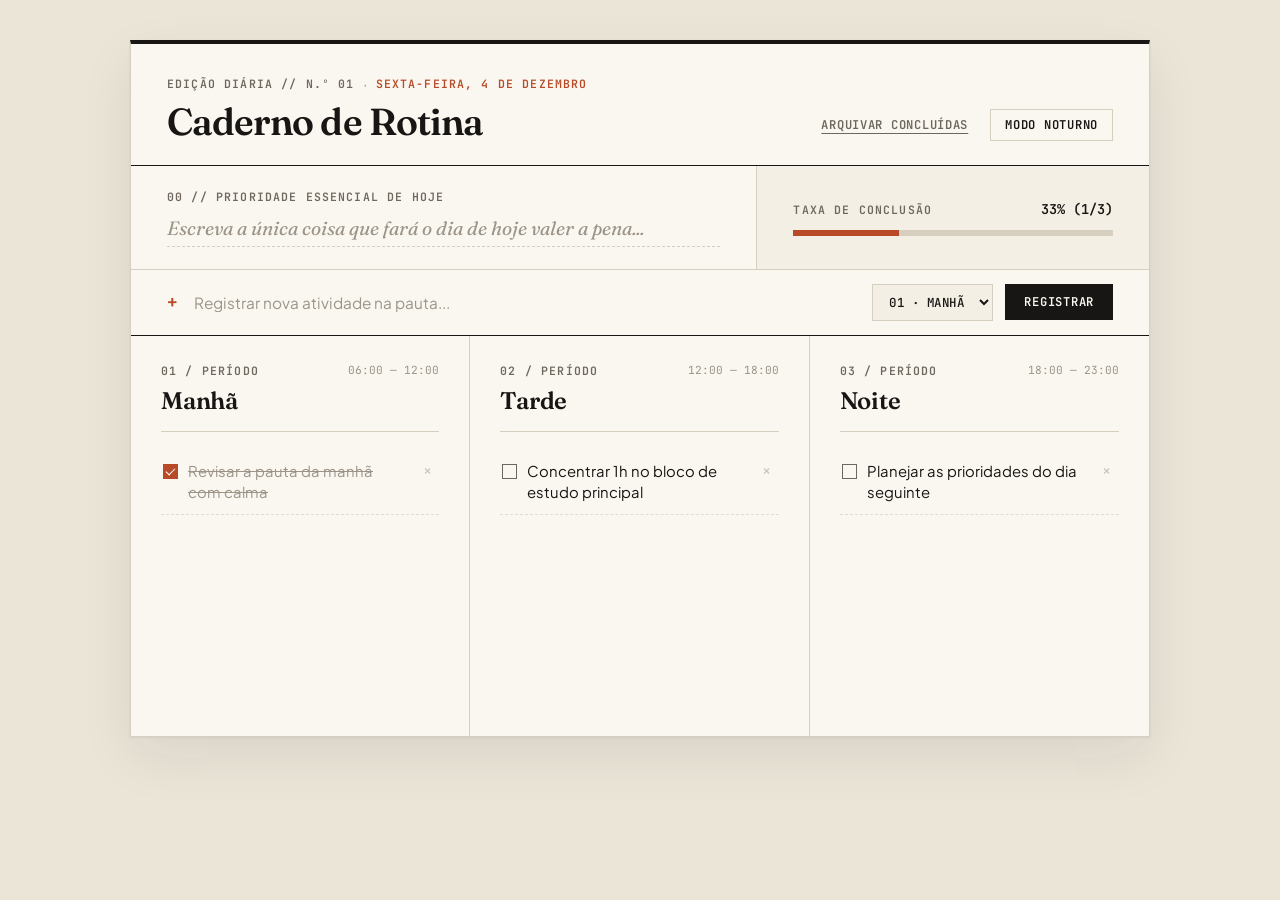
<file: index.html>
<!DOCTYPE html>
<html lang="pt-BR">
<head>
  <meta charset="UTF-8" />
  <meta name="viewport" content="width=device-width, initial-scale=1.0" />
  <meta name="description" content="Planner Diário editorial organizado por períodos do dia com barra de progresso e salvamento automático." />
  <title>Caderno Diário — Planner</title>

  <!-- Fontes Editoriais (Google Fonts): Fraunces (Serifa), Plus Jakarta Sans (Texto) e JetBrains Mono (Técnica) -->
  <link rel="preconnect" href="https://fonts.googleapis.com" />
  <link rel="preconnect" href="https://fonts.gstatic.com" crossorigin />
  <link href="https://fonts.googleapis.com/css2?family=Fraunces:ital,opsz,wght@0,9..144,400;0,9..144,600;1,9..144,400&family=JetBrains+Mono:wght@400;500;600&family=Plus+Jakarta+Sans:wght@400;500;600&display=swap" rel="stylesheet" />

  <!-- Conexão com o arquivo de estilos (CSS) -->
  <link rel="stylesheet" href="style.css" />
</head>
<body>

  <!-- Folha única de agenda aberta sobre a mesa (sem caixas aninhadas desnecessárias) -->
  <main class="folha-planner">

    <!-- 1. CABEÇALHO EDITORIAL -->
    <header class="planner-header">
      <div class="header-esquerda">
        <div class="metadados-topo">
          <span class="etiqueta-edicao">EDIÇÃO DIÁRIA // N.º 01</span>
          <span class="separador">·</span>
          <span id="data-hoje" class="data-hoje">Carregando data...</span>
        </div>
        <h1>Caderno de Rotina</h1>
      </div>

      <div class="acoes-topo">
        <button id="btn-limpar" class="btn-texto" type="button" title="Remove todas as tarefas já marcadas como concluídas">
          Arquivar concluídas
        </button>
        <button id="btn-tema" class="btn-borda" type="button">
          Modo Noturno
        </button>
      </div>
    </header>

    <!-- 2. FAIXA DE INTENÇÃO DO DIA + MEDIDOR DE PROGRESSO -->
    <section class="painel-topo">
      <div class="bloco-foco">
        <label for="foco-dia" class="rotulo-tecnico">00 // PRIORIDADE ESSENCIAL DE HOJE</label>
        <input
          id="foco-dia"
          type="text"
          placeholder="Escreva a única coisa que fará o dia de hoje valer a pena..."
        />
      </div>

      <div class="bloco-progresso">
        <div class="progresso-cabecalho">
          <span class="rotulo-tecnico">TAXA DE CONCLUSÃO</span>
          <strong id="texto-progresso" class="contador-mono">0% (0/0)</strong>
        </div>
        <div class="barra-fundo">
          <div id="barra-preenchimento" class="barra-preenchimento"></div>
        </div>
      </div>
    </section>

    <!-- 3. BARRA DE ENTRADA RÁPIDA (Integrada à pauta da folha) -->
    <section class="nova-tarefa-box">
      <span class="simbolo-entrada">+</span>
      <input
        id="input-tarefa"
        type="text"
        placeholder="Registrar nova atividade na pauta..."
      />

      <select id="select-periodo" aria-label="Período do dia">
        <option value="manha">01 · Manhã</option>
        <option value="tarde">02 · Tarde</option>
        <option value="noite">03 · Noite</option>
      </select>

      <button id="btn-adicionar" class="btn-primario" type="button">
        Registrar
      </button>
    </section>

    <!-- 4. GRADE ARQUITETÔNICA DOS 3 PERÍODOS (Pautas de caderno lado a lado) -->
    <section class="grade-periodos">
      <!-- Coluna 01: Manhã -->
      <div class="coluna-periodo">
        <div class="cabecalho-coluna">
          <span class="indice-periodo">01 / PERÍODO</span>
          <span class="horario-periodo">06:00 — 12:00</span>
        </div>
        <h2>Manhã</h2>
        <ul id="lista-manha" class="lista-tarefas"></ul>
      </div>

      <!-- Coluna 02: Tarde -->
      <div class="coluna-periodo">
        <div class="cabecalho-coluna">
          <span class="indice-periodo">02 / PERÍODO</span>
          <span class="horario-periodo">12:00 — 18:00</span>
        </div>
        <h2>Tarde</h2>
        <ul id="lista-tarde" class="lista-tarefas"></ul>
      </div>

      <!-- Coluna 03: Noite -->
      <div class="coluna-periodo">
        <div class="cabecalho-coluna">
          <span class="indice-periodo">03 / PERÍODO</span>
          <span class="horario-periodo">18:00 — 23:00</span>
        </div>
        <h2>Noite</h2>
        <ul id="lista-noite" class="lista-tarefas"></ul>
      </div>
    </section>

  </main>

  <!-- Conexão com o arquivo de lógica (JavaScript) -->
  <script src="script.js"></script>
</body>
</html>
</file>
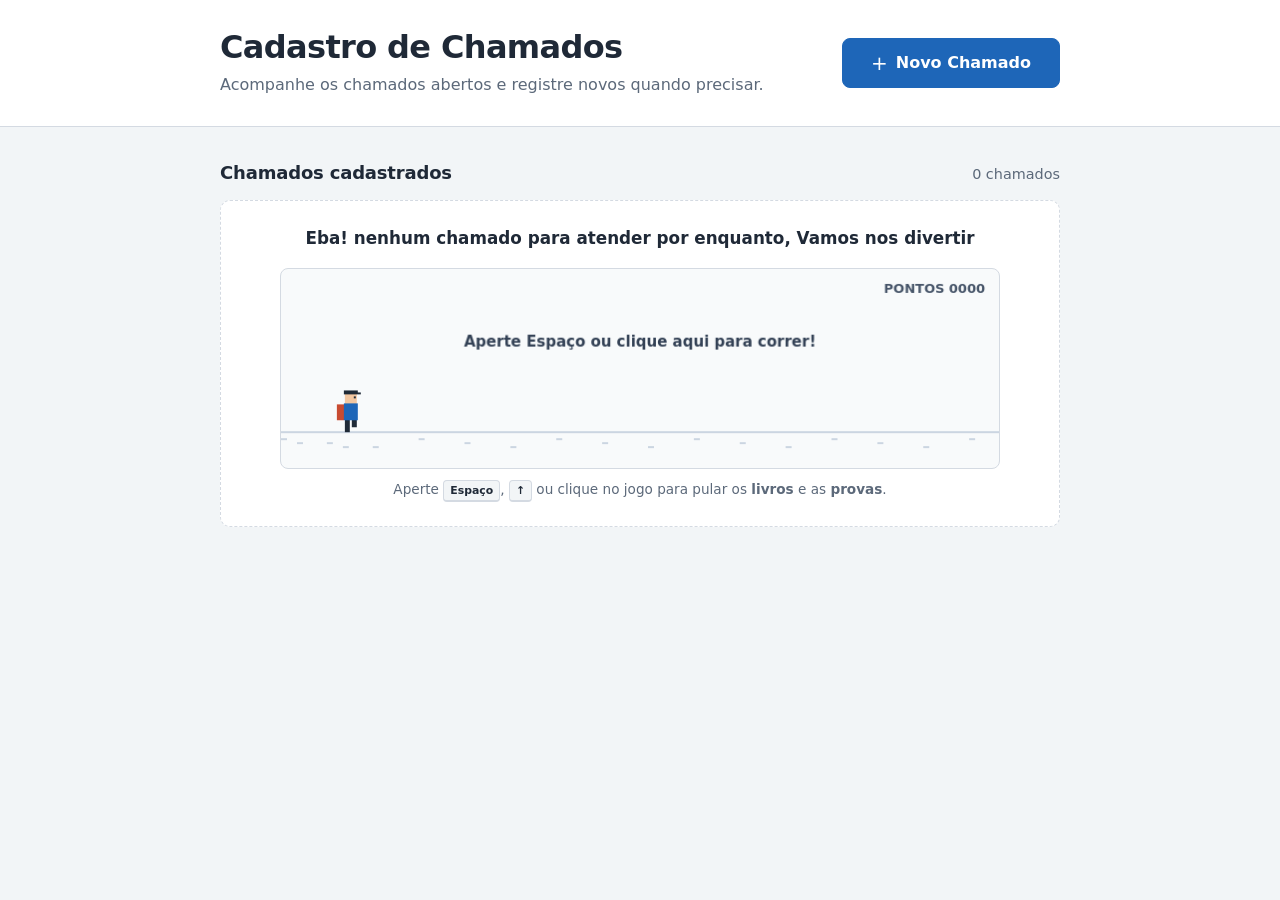
<file: chamados/index.html>
<!DOCTYPE html>
<html lang="pt-BR">
<head>
  <meta charset="UTF-8" />
  <meta name="viewport" content="width=device-width, initial-scale=1.0" />
  <meta name="description" content="Cadastro de Chamados: registre título, descrição e data de abertura." />
  <title>Cadastro de Chamados</title>

  <style>
    /* ==========================================================
       1. VARIÁVEIS DE DESIGN (cores, espaçamentos, raios)
       ========================================================== */
    :root {
      --cor-fundo: hsl(210, 25%, 96%);
      --cor-superficie: hsl(0, 0%, 100%);
      --cor-texto: hsl(215, 28%, 17%);
      --cor-texto-suave: hsl(215, 14%, 42%);
      --cor-borda: hsl(214, 20%, 86%);
      --cor-primaria: hsl(212, 72%, 42%);
      --cor-primaria-escura: hsl(212, 72%, 34%);
      --cor-primaria-clara: hsl(212, 80%, 96%);
      --cor-foco: hsla(212, 72%, 42%, 0.18);

      --cor-erro: hsl(4, 66%, 46%);
      --cor-erro-fundo: hsl(4, 85%, 97%);
      --cor-erro-borda: hsl(4, 70%, 88%);

      --cor-sucesso-texto: hsl(152, 55%, 24%);
      --cor-sucesso-fundo: hsl(150, 60%, 96%);
      --cor-sucesso-borda: hsl(150, 45%, 82%);

      --raio: 10px;
      --sombra: 0 1px 2px hsla(215, 30%, 20%, 0.06),
                0 8px 24px hsla(215, 30%, 20%, 0.08);

      /* Fontes do próprio sistema (sem bibliotecas externas) */
      --fonte: system-ui, -apple-system, "Segoe UI", Roboto, "Helvetica Neue", Arial, sans-serif;

      /* Largura máxima do conteúdo (mais larga para caber a tabela) */
      --largura: 880px;
    }

    /* ==========================================================
       2. BASE
       ========================================================== */
    *,
    *::before,
    *::after {
      box-sizing: border-box;
    }

    body {
      margin: 0;
      min-height: 100vh;
      font-family: var(--fonte);
      font-size: 16px;
      line-height: 1.6;
      color: var(--cor-texto);
      background: var(--cor-fundo);
      -webkit-font-smoothing: antialiased;
    }

    /* ==========================================================
       3. TOPO (título)
       ========================================================== */
    .topo {
      background: var(--cor-superficie);
      border-bottom: 1px solid var(--cor-borda);
    }

    .topo-conteudo {
      max-width: var(--largura);
      margin: 0 auto;
      padding: 28px 20px;
      display: flex;
      flex-wrap: wrap;
      align-items: center;
      justify-content: space-between;
      gap: 16px 24px;
    }

    /* Botão "Novo Chamado" (mesmo visual do botão principal, com um "+") */
    .btn-novo {
      display: inline-flex;
      align-items: center;
      gap: 8px;
      white-space: nowrap;
    }

    .btn-novo .mais {
      font-size: 1.25rem;
      line-height: 1;
      font-weight: 500;
    }

    /* Formulário aparecendo */
    .cartao:not([hidden]) {
      animation: aparecer 0.2s ease;
    }

    /* Aviso de sucesso fica fora do formulário (que é ocultado após salvar) */
    #aviso-sucesso {
      margin-bottom: 24px;
    }

    .topo h1 {
      margin: 0;
      font-size: clamp(1.5rem, 1.2rem + 1.2vw, 2rem);
      font-weight: 700;
      letter-spacing: -0.02em;
      line-height: 1.2;
    }

    .topo p {
      margin: 6px 0 0;
      color: var(--cor-texto-suave);
    }

    /* ==========================================================
       4. CARTÃO DO FORMULÁRIO
       ========================================================== */
    main {
      max-width: var(--largura);
      margin: 32px auto;
      padding: 0 20px;
    }

    .cartao {
      background: var(--cor-superficie);
      border: 1px solid var(--cor-borda);
      border-radius: var(--raio);
      box-shadow: var(--sombra);
      padding: 28px;
      transition: box-shadow 0.2s ease;
    }

    /* Destaque sutil quando o formulário está em modo de edição */
    .cartao.editando {
      box-shadow: 0 0 0 3px var(--cor-foco), var(--sombra);
    }

    .cartao h2 {
      margin: 0 0 20px;
      font-size: 1.125rem;
      font-weight: 600;
      letter-spacing: -0.01em;
    }

    /* ==========================================================
       5. CAMPOS
       ========================================================== */
    .campo {
      display: flex;
      flex-direction: column;
      gap: 6px;
      margin-bottom: 20px;
    }

    label {
      font-size: 0.9rem;
      font-weight: 600;
    }

    input,
    textarea {
      width: 100%;
      font: inherit;
      color: var(--cor-texto);
      background: var(--cor-superficie);
      border: 1px solid var(--cor-borda);
      border-radius: 8px;
      padding: 11px 14px;
      transition: border-color 0.15s ease, box-shadow 0.15s ease;
    }

    input::placeholder,
    textarea::placeholder {
      color: hsl(215, 12%, 62%);
    }

    input:hover,
    textarea:hover {
      border-color: hsl(214, 18%, 72%);
    }

    input:focus,
    textarea:focus {
      outline: none;
      border-color: var(--cor-primaria);
      box-shadow: 0 0 0 4px var(--cor-foco);
    }

    textarea {
      min-height: 130px;
      resize: vertical;
    }

    /* ==========================================================
       6. BOTÕES
       ========================================================== */
    .acoes {
      display: flex;
      justify-content: flex-end;
      gap: 12px;
      padding-top: 4px;
    }

    .btn {
      font: inherit;
      font-weight: 600;
      border-radius: 8px;
      padding: 11px 28px;
      cursor: pointer;
      transition: background-color 0.15s ease, border-color 0.15s ease,
                  color 0.15s ease, transform 0.1s ease, box-shadow 0.15s ease;
    }

    .btn:active {
      transform: translateY(1px);
    }

    .btn:focus-visible {
      outline: none;
      box-shadow: 0 0 0 4px var(--cor-foco);
    }

    /* Botão principal (Salvar / Atualizar) */
    .btn-salvar {
      color: #fff;
      background: var(--cor-primaria);
      border: 1px solid var(--cor-primaria);
    }

    .btn-salvar:hover {
      background: var(--cor-primaria-escura);
      border-color: var(--cor-primaria-escura);
    }

    /* Botão secundário (Cancelar) */
    .btn-cancelar {
      color: var(--cor-texto);
      background: var(--cor-superficie);
      border: 1px solid var(--cor-borda);
    }

    .btn-cancelar:hover {
      background: var(--cor-fundo);
      border-color: hsl(214, 18%, 72%);
    }

    /* Botão pequeno usado dentro da tabela (Editar) */
    .btn-editar {
      font-size: 0.875rem;
      padding: 6px 14px;
      color: var(--cor-primaria);
      background: var(--cor-superficie);
      border: 1px solid var(--cor-borda);
    }

    .btn-editar:hover {
      background: var(--cor-primaria-clara);
      border-color: hsl(212, 60%, 80%);
    }

    /* Botão pequeno usado dentro da tabela (Excluir) */
    .btn-excluir {
      font-size: 0.875rem;
      padding: 6px 14px;
      color: var(--cor-erro);
      background: var(--cor-superficie);
      border: 1px solid var(--cor-borda);
    }

    .btn-excluir:hover {
      background: var(--cor-erro-fundo);
      border-color: var(--cor-erro-borda);
    }

    /* Botão de confirmação da exclusão (dentro da janela) */
    .btn-perigo {
      color: #fff;
      background: var(--cor-erro);
      border: 1px solid var(--cor-erro);
    }

    .btn-perigo:hover {
      background: hsl(4, 66%, 38%);
      border-color: hsl(4, 66%, 38%);
    }

    .btn-perigo:focus-visible {
      box-shadow: 0 0 0 4px hsla(4, 66%, 46%, 0.2);
    }

    /* ==========================================================
       6.1 MODAL DE CONFIRMAÇÃO (feito à mão: fundo escuro + janela)
       ========================================================== */
    .modal-fundo {
      position: fixed;
      inset: 0;
      z-index: 1000;
      display: flex;
      align-items: center;
      justify-content: center;
      padding: 16px;
      background: hsla(215, 30%, 15%, 0.45);
      animation: fundo-aparecer 0.15s ease;
    }

    .modal {
      width: 100%;
      max-width: 420px;
      padding: 24px;
      color: var(--cor-texto);
      background: var(--cor-superficie);
      border: 1px solid var(--cor-borda);
      border-radius: var(--raio);
      box-shadow: 0 20px 48px hsla(215, 30%, 20%, 0.22);
      animation: modal-aparecer 0.18s ease;
    }

    .modal h3 {
      margin: 0 0 8px;
      font-size: 1.125rem;
      font-weight: 600;
      letter-spacing: -0.01em;
    }

    .modal p {
      margin: 0 0 20px;
      color: var(--cor-texto-suave);
      overflow-wrap: anywhere;
    }

    .modal strong {
      color: var(--cor-texto);
    }

    .modal .acoes {
      padding-top: 0;
    }

    /* Impede a página de rolar por trás enquanto o modal está aberto */
    body.modal-aberto {
      overflow: hidden;
    }

    @keyframes fundo-aparecer {
      from { opacity: 0; }
      to   { opacity: 1; }
    }

    @keyframes modal-aparecer {
      from { opacity: 0; transform: translateY(8px) scale(0.98); }
      to   { opacity: 1; transform: translateY(0) scale(1); }
    }

    [hidden] {
      display: none !important;
    }

    /* ==========================================================
       7. AVISOS (erro e sucesso)
       ========================================================== */
    .aviso {
      display: none;
      margin-bottom: 20px;
      padding: 12px 14px;
      font-size: 0.95rem;
      color: hsl(4, 60%, 32%);
      background: var(--cor-erro-fundo);
      border: 1px solid var(--cor-erro-borda);
      border-radius: 8px;
    }

    .aviso.sucesso {
      color: var(--cor-sucesso-texto);
      background: var(--cor-sucesso-fundo);
      border-color: var(--cor-sucesso-borda);
    }

    .aviso.visivel {
      display: block;
      animation: aparecer 0.2s ease;
    }

    .msg-erro {
      display: none;
      font-size: 0.85rem;
      color: var(--cor-erro);
    }

    .campo.com-erro .msg-erro {
      display: block;
    }

    .campo.com-erro input,
    .campo.com-erro textarea {
      border-color: var(--cor-erro);
    }

    .campo.com-erro input:focus,
    .campo.com-erro textarea:focus {
      box-shadow: 0 0 0 4px hsla(4, 66%, 46%, 0.15);
    }

    .obrigatorio {
      color: var(--cor-erro);
      font-weight: 600;
    }

    .opcional {
      font-weight: 400;
      color: var(--cor-texto-suave);
    }

    /* ==========================================================
       8. TABELA DE CHAMADOS
       ========================================================== */
    .lista-secao {
      margin-top: 0;
    }

    /* O espaço entre formulário e tabela só existe quando o formulário está visível */
    .cartao {
      margin-bottom: 32px;
    }

    .lista-cabecalho {
      display: flex;
      align-items: baseline;
      justify-content: space-between;
      margin-bottom: 12px;
    }

    .lista-cabecalho h2 {
      margin: 0;
      font-size: 1.125rem;
      font-weight: 600;
      letter-spacing: -0.01em;
    }

    .contador {
      font-size: 0.9rem;
      color: var(--cor-texto-suave);
    }

    .tabela-container {
      background: var(--cor-superficie);
      border: 1px solid var(--cor-borda);
      border-radius: var(--raio);
      box-shadow: 0 1px 2px hsla(215, 30%, 20%, 0.05);
      overflow: hidden;
    }

    .tabela {
      width: 100%;
      border-collapse: collapse;
      font-size: 0.95rem;
    }

    .tabela th,
    .tabela td {
      padding: 14px 16px;
      text-align: left;
      vertical-align: top;
    }

    .tabela thead th {
      font-size: 0.8rem;
      font-weight: 600;
      text-transform: uppercase;
      letter-spacing: 0.06em;
      color: var(--cor-texto-suave);
      background: hsl(210, 25%, 98%);
      border-bottom: 1px solid var(--cor-borda);
    }

    .tabela tbody tr + tr td {
      border-top: 1px solid hsl(214, 20%, 92%);
    }

    .tabela tbody tr {
      transition: background-color 0.15s ease;
    }

    .tabela tbody tr:hover {
      background: hsl(210, 25%, 98.5%);
    }

    /* Linha que está sendo editada no momento */
    .tabela tbody tr.em-edicao {
      background: var(--cor-primaria-clara);
    }

    .col-titulo {
      font-weight: 600;
      overflow-wrap: anywhere;
    }

    .col-descricao {
      color: var(--cor-texto-suave);
      white-space: pre-line;
      overflow-wrap: anywhere;
    }

    .col-data {
      white-space: nowrap;
      color: var(--cor-texto-suave);
    }

    .col-acoes {
      width: 1%;
      white-space: nowrap;
      text-align: right !important;
    }

    .col-acoes .btn + .btn {
      margin-left: 8px;
    }

    /* ==========================================================
       8.1 ESTADO VAZIO + JOGO DO ESTUDANTE
       ========================================================== */
    .estado-vazio {
      padding: 24px 20px;
      text-align: center;
      background: var(--cor-superficie);
      border: 1px dashed var(--cor-borda);
      border-radius: var(--raio);
    }

    .lista-vazia {
      margin: 0 0 16px;
      font-size: 1.05rem;
      font-weight: 600;
      color: var(--cor-texto);
    }

    .jogo-tela {
      display: block;
      width: 100%;
      max-width: 720px;
      height: auto;
      margin: 0 auto;
      background: hsl(210, 30%, 98%);
      border: 1px solid var(--cor-borda);
      border-radius: 8px;
      cursor: pointer;
      touch-action: manipulation;
      user-select: none;
    }

    .jogo-dica {
      margin: 10px 0 0;
      font-size: 0.85rem;
      color: var(--cor-texto-suave);
    }

    kbd {
      display: inline-block;
      padding: 1px 6px;
      font-family: inherit;
      font-size: 0.8em;
      font-weight: 600;
      color: var(--cor-texto);
      background: var(--cor-fundo);
      border: 1px solid var(--cor-borda);
      border-bottom-width: 2px;
      border-radius: 4px;
    }

    @keyframes aparecer {
      from { opacity: 0; transform: translateY(-4px); }
      to   { opacity: 1; transform: translateY(0); }
    }

    /* ==========================================================
       9. RESPONSIVIDADE (celular)
       ========================================================== */
    @media (max-width: 640px) {
      .cartao {
        padding: 20px;
      }

      .acoes {
        flex-direction: column-reverse;
      }

      .acoes .btn {
        width: 100%;
      }

      /* Em telas pequenas, cada linha da tabela vira um bloco empilhado */
      .tabela thead {
        display: none;
      }

      .tabela,
      .tabela tbody,
      .tabela tr,
      .tabela td {
        display: block;
        width: 100%;
      }

      .tabela tbody tr {
        padding: 12px 16px;
      }

      .tabela tbody tr + tr {
        border-top: 1px solid hsl(214, 20%, 92%);
      }

      .tabela tbody tr + tr td {
        border-top: none;
      }

      .tabela td {
        padding: 4px 0;
      }

      .tabela td[data-rotulo]::before {
        content: attr(data-rotulo);
        display: block;
        font-size: 0.75rem;
        font-weight: 600;
        text-transform: uppercase;
        letter-spacing: 0.06em;
        color: var(--cor-texto-suave);
      }

      .col-acoes {
        text-align: left !important;
        padding-top: 8px !important;
      }
    }
  </style>
</head>
<body>

  <!-- TOPO: título da aplicação + botão "Novo Chamado" -->
  <header class="topo">
    <div class="topo-conteudo">
      <div>
        <h1>Cadastro de Chamados</h1>
        <p>Acompanhe os chamados abertos e registre novos quando precisar.</p>
      </div>
      <button id="btn-novo" class="btn btn-salvar btn-novo" type="button" aria-controls="cartao-form">
        <span class="mais" aria-hidden="true">+</span> Novo Chamado
      </button>
    </div>
  </header>

  <main>
    <!-- FORMULÁRIO DE CADASTRO / EDIÇÃO (oculto até clicar em "Novo Chamado" ou "Editar") -->
    <section id="cartao-form" class="cartao" hidden>
      <h2 id="titulo-form">Novo chamado</h2>

      <!-- novalidate: usamos nossa própria validação, com mensagens mais amigáveis -->
      <form id="form-chamado" novalidate>
        <!-- Aviso de erro de validação -->
        <div id="aviso" class="aviso" role="alert"></div>

        <div class="campo" id="campo-titulo">
          <label for="titulo">Título <span class="obrigatorio" aria-hidden="true">*</span></label>
          <input id="titulo" name="titulo" type="text" placeholder="Ex.: Impressora não liga" aria-describedby="erro-titulo" />
          <span id="erro-titulo" class="msg-erro">Dê um título curto para o chamado.</span>
        </div>

        <div class="campo" id="campo-descricao">
          <label for="descricao">Descrição <span class="obrigatorio" aria-hidden="true">*</span></label>
          <textarea id="descricao" name="descricao" placeholder="Descreva o problema com o máximo de detalhes possível" aria-describedby="erro-descricao"></textarea>
          <span id="erro-descricao" class="msg-erro">Conte um pouco sobre o problema.</span>
        </div>

        <!-- A Data Abertura não aparece no formulário: é preenchida automaticamente ao salvar -->

        <div class="acoes">
          <!-- Cancelar aparece tanto na inclusão quanto na edição -->
          <button id="btn-cancelar" class="btn btn-cancelar" type="button">Cancelar</button>
          <!-- type="submit": funciona ao clicar e também ao apertar Enter -->
          <button id="btn-salvar" class="btn btn-salvar" type="submit">Salvar</button>
        </div>
      </form>
    </section>

    <!-- Aviso de sucesso (fora do formulário, pois ele é ocultado depois de salvar) -->
    <div id="aviso-sucesso" class="aviso sucesso" role="status"></div>

    <!-- TABELA DE CHAMADOS CADASTRADOS -->
    <section class="lista-secao" aria-labelledby="titulo-lista">
      <div class="lista-cabecalho">
        <h2 id="titulo-lista">Chamados cadastrados</h2>
        <span id="contador" class="contador">0 chamados</span>
      </div>

      <!-- Quando não há nenhum chamado: mensagem + jogo do estudante -->
      <div id="estado-vazio" class="estado-vazio">
        <p id="lista-vazia" class="lista-vazia">
          Eba! nenhum chamado para atender por enquanto, Vamos nos divertir
        </p>

        <canvas
          id="jogo"
          class="jogo-tela"
          width="720"
          height="200"
          aria-label="Jogo do estudante: pule sobre os livros e as provas"
        ></canvas>

        <p class="jogo-dica">
          Aperte <kbd>Espaço</kbd>, <kbd>↑</kbd> ou clique no jogo para pular os <strong>livros</strong> e as <strong>provas</strong>.
        </p>
      </div>

      <div id="tabela-container" class="tabela-container" hidden>
        <table class="tabela">
          <thead>
            <tr>
              <th scope="col">Título</th>
              <th scope="col">Descrição</th>
              <th scope="col">Data Abertura</th>
              <th scope="col" class="col-acoes">Ações</th>
            </tr>
          </thead>
          <tbody id="corpo-tabela"></tbody>
        </table>
      </div>
    </section>
  </main>

  <!-- MODAL DE CONFIRMAÇÃO DE EXCLUSÃO (começa escondido com "hidden") -->
  <div id="modal-excluir" class="modal-fundo" hidden>
    <div class="modal" role="dialog" aria-modal="true" aria-labelledby="modal-titulo" aria-describedby="modal-texto">
      <h3 id="modal-titulo">Excluir chamado?</h3>
      <p id="modal-texto">
        O chamado <strong id="modal-nome"></strong> será removido. Essa ação não pode ser desfeita.
      </p>
      <div class="acoes">
        <button id="btn-modal-cancelar" class="btn btn-cancelar" type="button">Cancelar</button>
        <button id="btn-modal-confirmar" class="btn btn-perigo" type="button">Excluir</button>
      </div>
    </div>
  </div>

  <script>
    // ========================================================
    // 1. ELEMENTOS DA PÁGINA
    // ========================================================
    const btnNovo = document.getElementById('btn-novo');

    const form = document.getElementById('form-chamado');
    const cartaoForm = document.getElementById('cartao-form');
    const tituloForm = document.getElementById('titulo-form');
    const inputTitulo = document.getElementById('titulo');
    const inputDescricao = document.getElementById('descricao');
    const aviso = document.getElementById('aviso');
    const avisoSucesso = document.getElementById('aviso-sucesso');
    const btnSalvar = document.getElementById('btn-salvar');
    const btnCancelar = document.getElementById('btn-cancelar');

    const campoTitulo = document.getElementById('campo-titulo');
    const campoDescricao = document.getElementById('campo-descricao');

    const corpoTabela = document.getElementById('corpo-tabela');
    const tabelaContainer = document.getElementById('tabela-container');
    const estadoVazio = document.getElementById('estado-vazio');
    const contador = document.getElementById('contador');

    const modalExcluir = document.getElementById('modal-excluir');
    const modalNome = document.getElementById('modal-nome');
    const btnModalCancelar = document.getElementById('btn-modal-cancelar');
    const btnModalConfirmar = document.getElementById('btn-modal-confirmar');

    // Guarda o id do chamado que o usuário pediu para excluir (aguardando confirmação)
    let idParaExcluir = null;

    // Elemento que tinha o foco antes de abrir o modal (para devolver depois)
    let focoAnterior = null;

    // Os chamados ficam guardados neste array (apenas na memória, por enquanto)
    const chamados = [];

    // Gera um identificador único para cada chamado
    let proximoId = 1;

    // Guarda o id do chamado em edição (null = cadastrando um novo)
    let idEmEdicao = null;

    // Controla o tempo de exibição da mensagem de sucesso
    let temporizadorSucesso = null;

    // ========================================================
    // 2. FUNÇÕES AUXILIARES
    // ========================================================

    // Converte "2026-11-17" em "17/11/2026" (sem usar Date, evitando erros de fuso horário)
    function formatarData(valor) {
      if (!valor) return 'Não informada';
      const [ano, mes, dia] = valor.split('-');
      return `${dia}/${mes}/${ano}`;
    }

    // Data de hoje no formato "aaaa-mm-dd", usando o fuso horário do computador do usuário
    function dataDeHoje() {
      const hoje = new Date();
      const ano = hoje.getFullYear();
      const mes = String(hoje.getMonth() + 1).padStart(2, '0');
      const dia = String(hoje.getDate()).padStart(2, '0');
      return `${ano}-${mes}-${dia}`;
    }

    // Aviso de erro: aparece dentro do formulário
    function mostrarAviso(mensagem) {
      aviso.textContent = mensagem;
      aviso.classList.add('visivel');
    }

    function esconderAviso() {
      aviso.textContent = '';
      aviso.classList.remove('visivel');
    }

    // Aviso de sucesso: aparece acima da tabela e some sozinho depois de alguns segundos
    function mostrarSucesso(mensagem) {
      clearTimeout(temporizadorSucesso);
      avisoSucesso.textContent = mensagem;
      avisoSucesso.classList.add('visivel');
      temporizadorSucesso = setTimeout(esconderSucesso, 3000);
    }

    function esconderSucesso() {
      clearTimeout(temporizadorSucesso);
      avisoSucesso.textContent = '';
      avisoSucesso.classList.remove('visivel');
    }

    function marcarErro(campo, input, temErro) {
      campo.classList.toggle('com-erro', temErro);
      input.setAttribute('aria-invalid', temErro ? 'true' : 'false');
    }

    function limparErros() {
      marcarErro(campoTitulo, inputTitulo, false);
      marcarErro(campoDescricao, inputDescricao, false);
    }

    // ========================================================
    // 3. MOSTRAR / OCULTAR O FORMULÁRIO
    // ========================================================

    // Exibe o formulário (o botão "Novo Chamado" some enquanto ele está aberto)
    function exibirFormulario() {
      cartaoForm.hidden = false;
      btnNovo.hidden = true;
      limparErros();
      esconderAviso();
      esconderSucesso();

      // Leva o usuário até o formulário
      cartaoForm.scrollIntoView({ behavior: 'smooth', block: 'start' });
      inputTitulo.focus({ preventScroll: true });
    }

    // Abre o formulário vazio para cadastrar um novo chamado
    function abrirNovoChamado() {
      idEmEdicao = null;
      form.reset();

      tituloForm.textContent = 'Novo chamado';
      btnSalvar.textContent = 'Salvar';
      cartaoForm.classList.remove('editando');

      renderizarTabela(); // remove destaque de linha em edição, se houver
      exibirFormulario();
    }

    // Abre o formulário com os dados do chamado e troca "Salvar" por "Atualizar"
    function iniciarEdicao(id) {
      const chamado = chamados.find((c) => c.id === id);
      if (!chamado) return;

      idEmEdicao = id;

      inputTitulo.value = chamado.titulo;
      inputDescricao.value = chamado.descricao;
      // A Data Abertura não é editável: continua a mesma do cadastro

      tituloForm.textContent = 'Editando chamado';
      btnSalvar.textContent = 'Atualizar';
      cartaoForm.classList.add('editando');

      renderizarTabela(); // para destacar a linha em edição
      exibirFormulario();
    }

    // Oculta e limpa o formulário (após salvar, atualizar ou cancelar)
    function fecharFormulario() {
      idEmEdicao = null;

      form.reset();
      limparErros();
      esconderAviso();

      cartaoForm.hidden = true;
      cartaoForm.classList.remove('editando');
      btnNovo.hidden = false;

      renderizarTabela();
    }

    btnNovo.addEventListener('click', abrirNovoChamado);

    // Cancelar: fecha o formulário sem salvar nada (tanto na inclusão quanto na edição)
    btnCancelar.addEventListener('click', () => {
      fecharFormulario();
      btnNovo.focus();
    });

    // ========================================================
    // 4. DESENHAR A TABELA NA TELA
    // ========================================================
    function criarCelula(texto, classe, rotulo) {
      const td = document.createElement('td');
      td.className = classe;
      td.dataset.rotulo = rotulo; // usado no layout de celular
      td.textContent = texto;     // textContent: seguro contra HTML digitado pelo usuário
      return td;
    }

    function renderizarTabela() {
      corpoTabela.innerHTML = '';

      chamados.forEach((chamado) => {
        const linha = document.createElement('tr');
        if (chamado.id === idEmEdicao) linha.classList.add('em-edicao');

        linha.append(
          criarCelula(chamado.titulo, 'col-titulo', 'Título'),
          criarCelula(chamado.descricao, 'col-descricao', 'Descrição'),
          criarCelula(formatarData(chamado.dataAbertura), 'col-data', 'Data Abertura')
        );

        // Coluna "Ações" com o botão Editar
        const tdAcoes = document.createElement('td');
        tdAcoes.className = 'col-acoes';

        const btnEditar = document.createElement('button');
        btnEditar.type = 'button';
        btnEditar.className = 'btn btn-editar';
        btnEditar.textContent = 'Editar';
        btnEditar.setAttribute('aria-label', `Editar chamado: ${chamado.titulo}`);
        btnEditar.addEventListener('click', () => iniciarEdicao(chamado.id));

        tdAcoes.appendChild(btnEditar);

        // Botão Excluir (pede confirmação antes de remover)
        const btnExcluir = document.createElement('button');
        btnExcluir.type = 'button';
        btnExcluir.className = 'btn btn-excluir';
        btnExcluir.textContent = 'Excluir';
        btnExcluir.setAttribute('aria-label', `Excluir chamado: ${chamado.titulo}`);
        btnExcluir.addEventListener('click', () => pedirConfirmacaoExclusao(chamado.id));

        tdAcoes.appendChild(btnExcluir);
        linha.appendChild(tdAcoes);
        corpoTabela.appendChild(linha);
      });

      // Estado vazio (mensagem + jogo), tabela e contador
      const vazia = chamados.length === 0;
      estadoVazio.hidden = !vazia;
      tabelaContainer.hidden = vazia;
      contador.textContent = chamados.length === 1 ? '1 chamado' : `${chamados.length} chamados`;

      // Se apareceu chamado, pausa o jogo; se ficou vazio, desenha a tela inicial do jogo
      sincronizarJogo(vazia);
    }

    // ========================================================
    // 4.1 EXCLUIR (com confirmação)
    // ========================================================

    // Abre o modal perguntando se o usuário tem certeza
    function pedirConfirmacaoExclusao(id) {
      const chamado = chamados.find((c) => c.id === id);
      if (!chamado) return;

      idParaExcluir = id;
      modalNome.textContent = `"${chamado.titulo}"`;
      abrirModal();
    }

    function abrirModal() {
      focoAnterior = document.activeElement;
      modalExcluir.hidden = false;
      document.body.classList.add('modal-aberto');
      btnModalCancelar.focus(); // foco na opção segura
    }

    function fecharModal() {
      modalExcluir.hidden = true;
      document.body.classList.remove('modal-aberto');
      idParaExcluir = null;

      // Devolve o foco para onde o usuário estava (se o elemento ainda existir)
      if (focoAnterior && document.body.contains(focoAnterior)) {
        focoAnterior.focus();
      }
      focoAnterior = null;
    }

    // Remove de fato o chamado e atualiza tabela e contador
    function excluirChamado(id) {
      const indice = chamados.findIndex((c) => c.id === id);
      if (indice === -1) return;

      chamados.splice(indice, 1);

      // Se o chamado excluído estava sendo editado, fecha o formulário
      if (idEmEdicao === id) {
        fecharFormulario();
      } else {
        renderizarTabela();
      }

      mostrarSucesso('Chamado excluído.');
    }

    btnModalConfirmar.addEventListener('click', () => {
      const id = idParaExcluir; // guarda antes de fechar o modal
      fecharModal();
      excluirChamado(id);
    });

    btnModalCancelar.addEventListener('click', fecharModal);

    // Clicar no fundo escuro, fora da janela, também cancela
    modalExcluir.addEventListener('click', (evento) => {
      if (evento.target === modalExcluir) fecharModal();
    });

    // Teclado: Esc cancela; Tab fica "preso" entre os botões do modal
    document.addEventListener('keydown', (evento) => {
      if (modalExcluir.hidden) return;

      if (evento.key === 'Escape') {
        evento.preventDefault();
        fecharModal();
      } else if (evento.key === 'Tab') {
        evento.preventDefault();
        const proximo = document.activeElement === btnModalCancelar ? btnModalConfirmar : btnModalCancelar;
        proximo.focus();
      }
    });

    // ========================================================
    // 5. SALVAR / ATUALIZAR
    // ========================================================
    form.addEventListener('submit', (evento) => {
      evento.preventDefault(); // impede o recarregamento da página

      const titulo = inputTitulo.value.trim();
      const descricao = inputDescricao.value.trim();

      // Validação: Título e Descrição são obrigatórios
      const faltaTitulo = titulo === '';
      const faltaDescricao = descricao === '';

      marcarErro(campoTitulo, inputTitulo, faltaTitulo);
      marcarErro(campoDescricao, inputDescricao, faltaDescricao);

      if (faltaTitulo || faltaDescricao) {
        if (faltaTitulo && faltaDescricao) {
          mostrarAviso('Quase lá! Preencha o Título e a Descrição para salvar o chamado.');
        } else if (faltaTitulo) {
          mostrarAviso('Quase lá! Falta só o Título do chamado.');
        } else {
          mostrarAviso('Quase lá! Falta só a Descrição do chamado.');
        }
        // Leva o cursor para o primeiro campo que precisa de atenção
        (faltaTitulo ? inputTitulo : inputDescricao).focus();
        return;
      }

      if (idEmEdicao !== null) {
        // ATUALIZAR: altera o chamado existente, sem criar um novo
        // (a Data Abertura original é mantida)
        const chamado = chamados.find((c) => c.id === idEmEdicao);
        if (chamado) {
          chamado.titulo = titulo;
          chamado.descricao = descricao;
        }
        fecharFormulario();
        mostrarSucesso('Chamado atualizado com sucesso.');
      } else {
        // SALVAR: adiciona o novo chamado no topo da tabela,
        // com a Data Abertura preenchida automaticamente com a data de hoje
        chamados.unshift({ id: proximoId++, titulo, descricao, dataAbertura: dataDeHoje() });
        fecharFormulario();
        mostrarSucesso('Chamado salvo com sucesso.');
      }

      btnNovo.focus();
    });

    // Remove o destaque de erro assim que o usuário começa a digitar
    function aoDigitar() {
      if (inputTitulo.value.trim()) marcarErro(campoTitulo, inputTitulo, false);
      if (inputDescricao.value.trim()) marcarErro(campoDescricao, inputDescricao, false);

      const aindaTemErro =
        campoTitulo.classList.contains('com-erro') || campoDescricao.classList.contains('com-erro');
      if (!aindaTemErro) esconderAviso();
    }

    inputTitulo.addEventListener('input', aoDigitar);
    inputDescricao.addEventListener('input', aoDigitar);

    // ========================================================
    // 6. JOGO DO ESTUDANTE (estilo dinossauro do navegador)
    // ========================================================
    const tela = document.getElementById('jogo');
    const ctx = tela.getContext && tela.getContext('2d');

    const LARGURA = tela.width;
    const ALTURA = tela.height;
    const CHAO_Y = 164; // altura do chão

    const estudante = {
      x: 56,
      largura: 28,
      altura: 42,
      y: CHAO_Y - 42,
      velY: 0,
      noChao: true,
    };

    let estadoJogo = 'pronto'; // 'pronto' | 'jogando' | 'fim'
    let obstaculos = [];
    let distanciaAteProximo = 220;
    let velocidade = 5;
    let pontos = 0;
    let recorde = 0;
    let quadro = 0;
    let animacaoId = null;

    // Cria um obstáculo: uma pilha de livros ou uma prova difícil
    function novoObstaculo() {
      if (Math.random() < 0.55) {
        const qtd = Math.random() < 0.5 ? 2 : 3; // 2 ou 3 livros empilhados
        const altura = qtd * 11;
        return {
          tipo: 'livros',
          qtd,
          x: LARGURA + 10,
          y: CHAO_Y - altura,
          largura: 34,
          altura,
        };
      }
      return {
        tipo: 'prova',
        x: LARGURA + 10,
        y: CHAO_Y - 38,
        largura: 28,
        altura: 38,
      };
    }

    // Estudante com boné e mochila nas costas
    function desenharEstudante() {
      const { x, y } = estudante;
      const passo = estadoJogo === 'jogando' && estudante.noChao ? Math.floor(quadro / 6) % 2 : 0;

      // Mochila
      ctx.fillStyle = '#c84b31';
      ctx.fillRect(x, y + 14, 7, 16);

      // Corpo (camiseta azul)
      ctx.fillStyle = '#1e66b8';
      ctx.fillRect(x + 7, y + 13, 14, 17);

      // Cabeça
      ctx.fillStyle = '#f2c6a0';
      ctx.fillRect(x + 8, y + 3, 12, 10);

      // Boné
      ctx.fillStyle = '#1f2a37';
      ctx.fillRect(x + 7, y, 14, 4);
      ctx.fillRect(x + 17, y + 2, 7, 2); // aba

      // Olho (vira um "X" quando bate num obstáculo)
      ctx.fillStyle = '#1f2a37';
      if (estadoJogo === 'fim') {
        ctx.fillRect(x + 16, y + 5, 3, 3);
      } else {
        ctx.fillRect(x + 17, y + 6, 2, 2);
      }

      // Pernas alternando para dar efeito de corrida
      ctx.fillStyle = '#1f2a37';
      const pernaEsq = passo === 0 ? 12 : 7;
      const pernaDir = passo === 0 ? 7 : 12;
      ctx.fillRect(x + 8, y + 30, 5, estudante.noChao ? pernaEsq : 8);
      ctx.fillRect(x + 15, y + 30, 5, estudante.noChao ? pernaDir : 10);
    }

    // Pilha de livros ou folha de prova
    function desenharObstaculo(o) {
      if (o.tipo === 'livros') {
        const cores = ['#c84b31', '#2a7f62', '#7a4ba3'];
        for (let i = 0; i < o.qtd; i++) {
          const ly = CHAO_Y - (i + 1) * 11;
          ctx.fillStyle = cores[i % cores.length];
          ctx.fillRect(o.x, ly, o.largura, 10);
          ctx.fillStyle = '#fff8e7'; // páginas do livro
          ctx.fillRect(o.x + 3, ly + 2, o.largura - 6, 3);
        }
      } else {
        // Folha da prova
        ctx.fillStyle = '#ffffff';
        ctx.fillRect(o.x, o.y, o.largura, o.altura);
        ctx.strokeStyle = '#64748b';
        ctx.lineWidth = 1.5;
        ctx.strokeRect(o.x, o.y, o.largura, o.altura);

        // Nota vermelha no topo
        ctx.fillStyle = '#c8372d';
        ctx.font = 'bold 10px sans-serif';
        ctx.textAlign = 'left';
        ctx.fillText('PROVA', o.x + 2, o.y + 10);

        // Linhas simulando as questões
        ctx.fillStyle = '#94a3b8';
        ctx.fillRect(o.x + 4, o.y + 15, o.largura - 8, 2);
        ctx.fillRect(o.x + 4, o.y + 21, o.largura - 8, 2);
        ctx.fillRect(o.x + 4, o.y + 27, o.largura - 12, 2);
      }
    }

    function desenharJogo() {
      if (!ctx) return;

      ctx.clearRect(0, 0, LARGURA, ALTURA);

      // Linha do chão + pedrinhas passando
      ctx.strokeStyle = '#cbd5e1';
      ctx.lineWidth = 2;
      ctx.beginPath();
      ctx.moveTo(0, CHAO_Y);
      ctx.lineTo(LARGURA, CHAO_Y);
      ctx.stroke();

      ctx.fillStyle = '#cbd5e1';
      for (let i = 0; i < 18; i++) {
        const px = ((i * 46 - Math.floor(pontos * 6)) % LARGURA + LARGURA) % LARGURA;
        ctx.fillRect(px, CHAO_Y + 6 + (i % 3) * 4, 6, 2);
      }

      obstaculos.forEach(desenharObstaculo);
      desenharEstudante();

      // Placar no canto superior direito
      ctx.fillStyle = '#475569';
      ctx.font = '600 13px system-ui, sans-serif';
      ctx.textAlign = 'right';
      const pts = String(Math.floor(pontos)).padStart(4, '0');
      const rec = recorde > 0 ? `RECORDE ${String(recorde).padStart(4, '0')}   ` : '';
      ctx.fillText(`${rec}PONTOS ${pts}`, LARGURA - 14, 24);

      // Mensagens de início e de fim de jogo
      if (estadoJogo === 'pronto') {
        ctx.fillStyle = '#334155';
        ctx.font = '600 15px system-ui, sans-serif';
        ctx.textAlign = 'center';
        ctx.fillText('Aperte Espaço ou clique aqui para correr!', LARGURA / 2, 78);
      } else if (estadoJogo === 'fim') {
        ctx.fillStyle = 'rgba(255, 255, 255, 0.82)';
        ctx.fillRect(LARGURA / 2 - 175, 42, 350, 66);

        ctx.fillStyle = '#1e293b';
        ctx.font = '700 16px system-ui, sans-serif';
        ctx.textAlign = 'center';
        ctx.fillText('Fim de jogo! A prova te pegou.', LARGURA / 2, 68);

        ctx.fillStyle = '#475569';
        ctx.font = '13px system-ui, sans-serif';
        ctx.fillText('Aperte Espaço ou clique para tentar de novo', LARGURA / 2, 92);
      }
    }

    function reiniciarJogo() {
      estudante.y = CHAO_Y - estudante.altura;
      estudante.velY = 0;
      estudante.noChao = true;
      obstaculos = [];
      distanciaAteProximo = 180;
      velocidade = 5.2;
      pontos = 0;
      quadro = 0;
    }

    function atualizarJogo() {
      quadro++;
      pontos += 0.15;
      velocidade = Math.min(10, 5.2 + pontos * 0.01);

      // Gravidade e pulo
      estudante.velY += 0.65;
      estudante.y += estudante.velY;

      if (estudante.y >= CHAO_Y - estudante.altura) {
        estudante.y = CHAO_Y - estudante.altura;
        estudante.velY = 0;
        estudante.noChao = true;
      }

      // Geração de novos obstáculos
      distanciaAteProximo -= velocidade;
      if (distanciaAteProximo <= 0) {
        obstaculos.push(novoObstaculo());
        distanciaAteProximo = 210 + Math.random() * 190;
      }

      // Movimento dos obstáculos
      obstaculos.forEach((o) => { o.x -= velocidade; });
      obstaculos = obstaculos.filter((o) => o.x + o.largura > -10);

      // Colisão (com uma pequena folga para não parecer injusto)
      const ex = estudante.x + 5;
      const ey = estudante.y + 4;
      const el = estudante.largura - 10;
      const ea = estudante.altura - 6;

      for (const o of obstaculos) {
        const bateu =
          ex < o.x + o.largura - 3 &&
          ex + el > o.x + 3 &&
          ey < o.y + o.altura &&
          ey + ea > o.y + 3;

        if (bateu) {
          estadoJogo = 'fim';
          recorde = Math.max(recorde, Math.floor(pontos));
          desenharJogo();
          return;
        }
      }

      desenharJogo();
      animacaoId = requestAnimationFrame(atualizarJogo);
    }

    function acaoPular() {
      if (estadoJogo === 'jogando') {
        if (estudante.noChao) {
          estudante.velY = -11.8;
          estudante.noChao = false;
        }
      } else {
        cancelAnimationFrame(animacaoId);
        reiniciarJogo();
        estadoJogo = 'jogando';
        estudante.velY = -11.8;
        estudante.noChao = false;
        animacaoId = requestAnimationFrame(atualizarJogo);
      }
    }

    // Liga ou pausa o jogo conforme a lista esteja vazia ou não
    function sincronizarJogo(listaEstaVazia) {
      if (!ctx) return;

      if (!listaEstaVazia) {
        cancelAnimationFrame(animacaoId);
        if (estadoJogo === 'jogando') estadoJogo = 'pronto';
      } else if (estadoJogo !== 'jogando') {
        desenharJogo();
      }
    }

    tela.addEventListener('pointerdown', (evento) => {
      evento.preventDefault();
      acaoPular();
    });

    document.addEventListener('keydown', (evento) => {
      // Só pula se o jogo estiver visível e o usuário não estiver digitando no formulário
      if (estadoVazio.hidden || !modalExcluir.hidden) return;
      const tag = document.activeElement ? document.activeElement.tagName : '';
      if (tag === 'INPUT' || tag === 'TEXTAREA' || tag === 'BUTTON') return;

      if (evento.code === 'Space' || evento.code === 'ArrowUp') {
        evento.preventDefault();
        acaoPular();
      }
    });

    // Estado inicial
    renderizarTabela();
  </script>
</body>
</html>
</file>
<file: style.css>
/* ==========================================================================
   1. SISTEMA DE DESIGN EDITORIAL (Papelaria Tátil & Grade Suíça)
   Em vez do roxo/azul-escuro clichê de IA, usamos tons reais de papel creme,
   tinta carvão, terracota queimado e verde-oliva profundo.
   ========================================================================== */
:root {
  --cor-mesa: #ebe5d8;           /* Fundo externo (mesa) */
  --cor-folha: #faf7f0;          /* Folha de papel creme quente */
  --cor-folha-destaque: #f3efe4; /* Faixa sutil de destaque na pauta */
  --cor-tinta: #181614;          /* Tinta carvão principal */
  --cor-tinta-suave: #6e675e;    /* Grafite secundário */
  --cor-tinta-apagada: #9c9488;  /* Texto riscado / placeholder */
  --cor-linha: #181614;          /* Linha mestra arquitetônica */
  --cor-borda: #d6cfc0;          /* Linhas divisórias finas da grade */
  --cor-pauta: #e2dcd0;          /* Linha pontilhada de cada tarefa */
  --cor-terracota: #b84a27;      /* Cor de destaque (caneta terracota) */
  --cor-terracota-hover: #96391b;
  --cor-oliva: #2d5a3c;          /* Indicador de progresso concluído */
  --sombra-folha: 0 20px 50px rgba(24, 22, 20, 0.08), 0 1px 3px rgba(24, 22, 20, 0.06);

  /* As 3 vozes tipográficas */
  --fonte-serifa: "Fraunces", "Georgia", "Times New Roman", serif;
  --fonte-texto: "Plus Jakarta Sans", system-ui, -apple-system, sans-serif;
  --fonte-mono: "JetBrains Mono", "SFMono-Regular", Consolas, monospace;
}

/* Modo Noturno Mineral (Grafite quente e Cobre — zero roxo ou azul neon) */
body.modo-escuro {
  --cor-mesa: #11100f;
  --cor-folha: #1a1917;
  --cor-folha-destaque: #22201d;
  --cor-tinta: #ede8df;
  --cor-tinta-suave: #9e9689;
  --cor-tinta-apagada: #635d53;
  --cor-linha: #ede8df;
  --cor-borda: #33302b;
  --cor-pauta: #292622;
  --cor-terracota: #d97742;
  --cor-terracota-hover: #e48b5b;
  --cor-oliva: #4e8c63;
  --sombra-folha: 0 24px 60px rgba(0, 0, 0, 0.5);
}

/* ==========================================================================
   2. RESET E ESTRUTURA DA FOLHA ÚNICA (Sem caixas aninhadas)
   ========================================================================== */
* {
  box-sizing: border-box;
  margin: 0;
  padding: 0;
}

body {
  font-family: var(--fonte-texto);
  background-color: var(--cor-mesa);
  color: var(--cor-tinta);
  line-height: 1.5;
  padding: 40px 20px;
  min-height: 100vh;
  transition: background-color 0.25s ease, color 0.25s ease;
}

/* Uma única página de caderno editorial estruturada por linhas divisórias */
.folha-planner {
  max-width: 1020px;
  margin: 0 auto;
  background-color: var(--cor-folha);
  border: 1px solid var(--cor-borda);
  border-top: 4px solid var(--cor-linha);
  box-shadow: var(--sombra-folha);
}

/* Rótulos técnicos em fonte monoespaçada e caixa alta */
.rotulo-tecnico,
.indice-periodo,
.etiqueta-edicao,
.data-hoje {
  font-family: var(--fonte-mono);
  font-size: 0.72rem;
  font-weight: 600;
  letter-spacing: 0.1em;
  text-transform: uppercase;
  color: var(--cor-tinta-suave);
}

/* ==========================================================================
   3. CABEÇALHO EDITORIAL
   ========================================================================== */
.planner-header {
  display: flex;
  justify-content: space-between;
  align-items: flex-end;
  flex-wrap: wrap;
  gap: 16px;
  padding: 28px 36px 24px;
  border-bottom: 1.5px solid var(--cor-linha);
}

.metadados-topo {
  display: flex;
  align-items: center;
  gap: 8px;
  margin-bottom: 6px;
}

.data-hoje {
  color: var(--cor-terracota);
}

.separador {
  color: var(--cor-tinta-apagada);
}

.planner-header h1 {
  font-family: var(--fonte-serifa);
  font-size: 2.35rem;
  font-weight: 600;
  letter-spacing: -0.025em;
  line-height: 1.05;
}

.acoes-topo {
  display: flex;
  align-items: center;
  gap: 12px;
}

/* ==========================================================================
   4. FAIXA DE INTENÇÃO DO DIA + MEDIDOR DE PROGRESSO
   ========================================================================== */
.painel-topo {
  display: grid;
  grid-template-columns: 1.6fr 1fr;
  border-bottom: 1px solid var(--cor-borda);
}

.bloco-foco {
  padding: 22px 36px;
  border-right: 1px solid var(--cor-borda);
  display: flex;
  flex-direction: column;
  gap: 6px;
}

/* O campo de Foco parece escrito diretamente na folha com fonte serifada */
#foco-dia {
  width: 100%;
  border: none;
  border-bottom: 1px dashed var(--cor-borda);
  background: transparent;
  font-family: var(--fonte-serifa);
  font-style: italic;
  font-size: 1.2rem;
  color: var(--cor-tinta);
  padding: 4px 0 6px;
  outline: none;
  transition: border-color 0.2s ease;
}

#foco-dia::placeholder {
  color: var(--cor-tinta-apagada);
  font-weight: 400;
}

#foco-dia:focus {
  border-bottom-color: var(--cor-terracota);
}

.bloco-progresso {
  padding: 22px 36px;
  display: flex;
  flex-direction: column;
  justify-content: center;
  gap: 10px;
  background-color: var(--cor-folha-destaque);
}

.progresso-cabecalho {
  display: flex;
  justify-content: space-between;
  align-items: baseline;
}

.contador-mono {
  font-family: var(--fonte-mono);
  font-size: 0.85rem;
  font-weight: 600;
  color: var(--cor-tinta);
}

.barra-fundo {
  width: 100%;
  height: 6px;
  background-color: var(--cor-borda);
  overflow: hidden;
}

.barra-preenchimento {
  width: 0%;
  height: 100%;
  background-color: var(--cor-terracota);
  transition: width 0.35s cubic-bezier(0.22, 1, 0.36, 1);
}

/* ==========================================================================
   5. BARRA DE ENTRADA DE TAREFA (Integrada à pauta)
   ========================================================================== */
.nova-tarefa-box {
  display: flex;
  align-items: center;
  gap: 12px;
  padding: 14px 36px;
  background-color: var(--cor-folha);
  border-bottom: 1.5px solid var(--cor-linha);
}

.simbolo-entrada {
  font-family: var(--fonte-mono);
  font-size: 1.1rem;
  color: var(--cor-terracota);
  font-weight: 600;
  user-select: none;
}

#input-tarefa {
  flex: 1;
  border: none;
  background: transparent;
  color: var(--cor-tinta);
  font-family: var(--fonte-texto);
  font-size: 0.96rem;
  padding: 8px 4px;
  outline: none;
}

#input-tarefa::placeholder {
  color: var(--cor-tinta-apagada);
}

select {
  font-family: var(--fonte-mono);
  font-size: 0.78rem;
  font-weight: 500;
  text-transform: uppercase;
  letter-spacing: 0.04em;
  padding: 8px 12px;
  border: 1px solid var(--cor-borda);
  background-color: var(--cor-folha-destaque);
  color: var(--cor-tinta);
  cursor: pointer;
  outline: none;
}

select:focus {
  border-color: var(--cor-tinta);
}

button {
  cursor: pointer;
  font-family: var(--fonte-mono);
  font-size: 0.76rem;
  font-weight: 600;
  letter-spacing: 0.06em;
  text-transform: uppercase;
  transition: all 0.18s ease;
}

.btn-primario {
  background-color: var(--cor-tinta);
  color: var(--cor-folha);
  border: 1px solid var(--cor-tinta);
  padding: 9px 18px;
}

.btn-primario:hover {
  background-color: var(--cor-terracota);
  border-color: var(--cor-terracota);
  color: #ffffff;
}

.btn-borda {
  background-color: transparent;
  color: var(--cor-tinta);
  border: 1px solid var(--cor-borda);
  padding: 7px 14px;
}

.btn-borda:hover {
  border-color: var(--cor-tinta);
}

.btn-texto {
  background: transparent;
  border: none;
  color: var(--cor-tinta-suave);
  padding: 7px 10px;
  text-decoration: underline;
  text-underline-offset: 4px;
}

.btn-texto:hover {
  color: var(--cor-terracota);
}

/* ==========================================================================
   6. GRADE ARQUITETÔNICA DOS 3 PERÍODOS (Colunas separadas por fio vertical)
   ========================================================================== */
.grade-periodos {
  display: grid;
  grid-template-columns: repeat(3, 1fr);
  min-height: 400px;
}

.coluna-periodo {
  padding: 26px 30px 36px;
  border-right: 1px solid var(--cor-borda);
  display: flex;
  flex-direction: column;
}

.coluna-periodo:last-child {
  border-right: none;
}

.cabecalho-coluna {
  display: flex;
  justify-content: space-between;
  align-items: center;
  margin-bottom: 4px;
}

.horario-periodo {
  font-family: var(--fonte-mono);
  font-size: 0.7rem;
  color: var(--cor-tinta-apagada);
}

.coluna-periodo h2 {
  font-family: var(--fonte-serifa);
  font-size: 1.5rem;
  font-weight: 600;
  letter-spacing: -0.01em;
  margin-bottom: 18px;
  padding-bottom: 12px;
  border-bottom: 1px solid var(--cor-borda);
}

.lista-tarefas {
  list-style: none;
  display: flex;
  flex-direction: column;
}

/* Cada tarefa é uma linha pautada de caderno, não uma caixa pesada */
.item-tarefa {
  display: flex;
  align-items: flex-start;
  justify-content: space-between;
  gap: 10px;
  padding: 11px 2px;
  border-bottom: 1px dashed var(--cor-pauta);
  font-size: 0.93rem;
  transition: opacity 0.2s ease;
}

.item-tarefa label {
  display: flex;
  align-items: flex-start;
  gap: 10px;
  cursor: pointer;
  flex: 1;
  line-height: 1.4;
}

/* Checkbox editorial quadrado customizado */
.item-tarefa input[type="checkbox"] {
  appearance: none;
  -webkit-appearance: none;
  width: 15px;
  height: 15px;
  margin-top: 3px;
  border: 1.5px solid var(--cor-tinta-suave);
  background-color: transparent;
  cursor: pointer;
  position: relative;
  flex-shrink: 0;
  transition: all 0.15s ease;
}

.item-tarefa input[type="checkbox"]:hover {
  border-color: var(--cor-terracota);
}

.item-tarefa input[type="checkbox"]:checked {
  background-color: var(--cor-terracota);
  border-color: var(--cor-terracota);
}

.item-tarefa input[type="checkbox"]:checked::after {
  content: "";
  position: absolute;
  left: 3.5px;
  top: 0.5px;
  width: 4px;
  height: 8px;
  border: solid #ffffff;
  border-width: 0 1.8px 1.8px 0;
  transform: rotate(45deg);
}

/* Quando concluída, riscamos com elegância */
.item-tarefa.concluida span {
  text-decoration: line-through;
  color: var(--cor-tinta-apagada);
}

.btn-remover {
  background: transparent;
  border: none;
  color: var(--cor-tinta-apagada);
  font-family: var(--fonte-mono);
  font-size: 0.75rem;
  padding: 2px 6px;
  opacity: 0.5;
}

.item-tarefa:hover .btn-remover,
.btn-remover:hover {
  opacity: 1;
  color: var(--cor-terracota);
}

/* ==========================================================================
   7. RESPONSIVIDADE (Telas menores e celulares)
   ========================================================================== */
@media (max-width: 780px) {
  body {
    padding: 12px;
  }

  .planner-header,
  .bloco-foco,
  .bloco-progresso,
  .nova-tarefa-box,
  .coluna-periodo {
    padding-left: 20px;
    padding-right: 20px;
  }

  .painel-topo,
  .grade-periodos {
    grid-template-columns: 1fr;
  }

  .bloco-foco {
    border-right: none;
    border-bottom: 1px solid var(--cor-borda);
  }

  .coluna-periodo {
    border-right: none;
    border-bottom: 1px solid var(--cor-borda);
    min-height: auto;
  }

  .nova-tarefa-box {
    flex-wrap: wrap;
  }

  #input-tarefa {
    min-width: 100%;
  }
}
</file>
